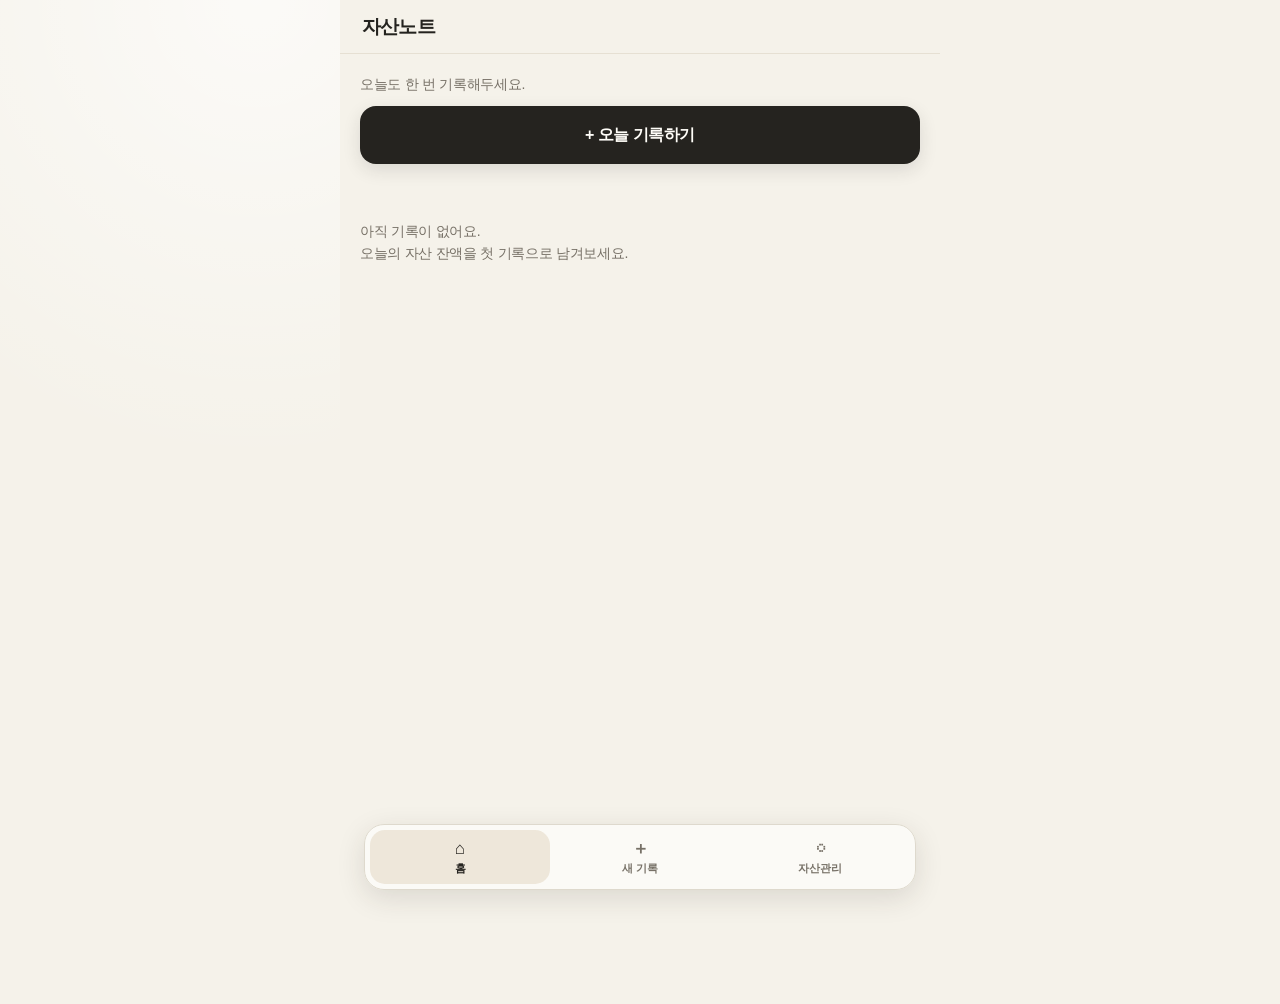
<file: index.html>
<!DOCTYPE html>
<html lang="ko">
<head>
<meta charset="UTF-8">
<meta name="viewport" content="width=device-width, initial-scale=1, viewport-fit=cover">
<title>자산노트</title>
<style>
 :root{
  color-scheme: light !important;
  --paper:#F5F2EA; --surface:#FBFAF6; --ink:#24231F; --ink-soft:#77736A;
  --line:#DED9CD; --save:#46624C; --spend:#8A5142; --accent:#8A7356; --card:#FBFAF6;
}
html{scroll-padding-top:env(safe-area-inset-top,0px);}
html,body{height:100%; background:#F5F2EA !important; color:#24231F !important;}
body{
  margin:0; background:#F5F2EA !important; color:#24231F !important;
  font-family:-apple-system,BlinkMacSystemFont,"Noto Sans KR","Apple SD Gothic Neo",sans-serif;
  font-feature-settings:"tnum" 1;
  -webkit-font-smoothing:antialiased;
}
.num{font-variant-numeric:tabular-nums;}
#app{width:100%; max-width:520px; margin:0 auto; padding:0 18px calc(104px + env(safe-area-inset-bottom,0px)); min-height:100dvh; background:#F5F2EA;}
header.top{
  padding:22px 0 10px; position:sticky; top:env(safe-area-inset-top,0px);
  background:var(--paper); z-index:5; border-bottom:1px solid var(--line);
}
header.top h1{font-size:17px; font-weight:600; margin:0; letter-spacing:.02em;}
.view{display:none; padding-top:18px;}
.view.active{display:block;}

/* HOME */
.year-label{font-size:13px; color:var(--ink-soft); margin-bottom:2px;}
.total-amt{font-size:30px; font-weight:700; line-height:1.15; letter-spacing:-.01em; margin-bottom:18px;}
.stat-row{display:flex; gap:10px; margin-bottom:18px;}
.stat-box{flex:1; border:1px solid var(--line); border-radius:5px; padding:13px 14px; background:var(--card); min-width:0;}
.stat-label{font-size:12px; color:var(--ink-soft); margin-bottom:6px;}
.stat-val{font-size:15px; font-weight:700; white-space:nowrap; overflow:hidden; text-overflow:ellipsis;}
.stat-val.pos{color:var(--save);} .stat-val.neg{color:var(--spend);}
.empty-note{color:var(--ink-soft); font-size:14px; padding:30px 0; line-height:1.6;}

.home-intro{margin:18px 0 12px;}
.home-title{font-size:14px;color:var(--ink-soft);margin-bottom:8px;}
.home-cta{width:100%;margin:0 0 22px;padding:17px 18px;border:0;background:#24231F;color:#FFFDF7;border-radius:14px;font:inherit;font-weight:800;font-size:16px;min-height:56px;box-shadow:0 5px 14px rgba(36,35,31,.10);}
.year-block{margin-top:26px;}
.year-heading{display:flex;align-items:baseline;justify-content:space-between;padding:0 2px 9px;border-bottom:2px solid var(--ink);}
.year-title{font-size:18px;font-weight:700;}
.year-save{font-size:14px;font-weight:700;}
.year-save.pos{color:var(--save)} .year-save.neg{color:var(--spend)}
.year-note{font-size:11px;color:var(--ink-soft);margin:7px 2px 10px;}
.segment{border-top:1px solid var(--line); padding:16px 0; cursor:pointer;}
.segment:last-child{border-bottom:1px solid var(--line);}
.seg-row{display:flex; justify-content:space-between; align-items:baseline;}
.seg-month{font-size:14px; color:var(--ink-soft); font-weight:500;}
.seg-days{font-size:11px;}
.seg-range{font-size:12px; color:var(--ink-soft); margin-top:3px;}
.seg-total{font-size:16px; font-weight:600;}
.seg-delta{font-size:21px; font-weight:700; margin-top:5px; letter-spacing:-.01em;}
.seg-delta.pos{color:var(--save);}
.seg-delta.neg{color:var(--spend);}
.seg-delta.muted{font-size:14px; font-weight:500; color:var(--ink-soft);}
.rec-delta.pos{color:var(--save); font-weight:600;}
.rec-delta.neg{color:var(--spend); font-weight:600;}
.rec-delta.muted{color:var(--ink-soft);}
.tag.progress{color:var(--accent); border:1px solid var(--accent); padding:1px 7px; border-radius:2px; font-size:11px; margin-left:4px;}
.seg-detail{margin-top:10px; padding-left:2px; display:none;}
.segment.open .seg-detail{display:block;}
.rec-row{display:flex; justify-content:space-between; padding:7px 0; font-size:13px; border-top:1px dashed var(--line);}
.rec-row .rec-date{color:var(--ink-soft);}
.rec-del{background:none; border:1px solid var(--line); color:var(--ink-soft); border-radius:3px; font-size:12px; padding:1px 7px; margin-left:8px;}
.edit-banner{font-size:13px; color:var(--accent); border:1px solid var(--line); border-radius:3px; padding:8px 12px; margin-bottom:14px; display:flex; justify-content:space-between; align-items:center;}
.rec-list-title{font-size:13px; color:var(--ink-soft); margin:34px 0 8px; padding-top:14px; border-top:1px solid var(--line);}
.saved-rec{border-bottom:1px dashed var(--line); padding-bottom:8px; margin-bottom:6px;}
.hint{font-size:12px; color:var(--ink-soft); line-height:1.5; margin-top:14px;}
.rec-memo{font-size:12px; color:var(--ink-soft); margin-top:2px;}
.rec-breakdown{font-size:12px; color:var(--ink-soft); margin-top:2px; line-height:1.5;}

/* FORM */
.field{margin-bottom:16px;}
.field label{display:block; font-size:12px; color:var(--ink-soft); margin-bottom:5px;}
input[type=text],input[type=date],textarea{
  width:100%; padding:11px 12px; border:1px solid var(--line); border-radius:3px;
  background:var(--card); color:var(--ink); font-family:inherit; font-size:15px;
}
input[type=text]{text-align:right;}
textarea{resize:vertical; min-height:54px; text-align:left;}
.asset-row{border:1px solid var(--line); border-radius:4px; padding:12px 14px; margin-bottom:10px; background:var(--card);}
.asset-row .name-line{display:flex; justify-content:space-between; align-items:center; margin-bottom:8px;}
.asset-row .name-line strong{font-size:14px; font-weight:600;}
.asset-row.composite .name-line{cursor:pointer;}
.chev{color:var(--ink-soft); font-size:12px;}
.sub-list{display:none; padding-top:6px; border-top:1px dashed var(--line); margin-top:6px;}
.sub-list.open{display:block;}
.sub-item-row{display:flex; align-items:center; gap:8px; margin-top:8px;}
.sub-item-row input[type=text]{flex:1;}
.sub-item-row .sname{width:96px; font-size:13px; color:var(--ink-soft); flex-shrink:0;}
.composite-sum{font-size:12px; color:var(--ink-soft); margin-top:6px; text-align:right;}
button{font-family:inherit; cursor:pointer;}
.btn-primary{
  width:100%; padding:14px; background:var(--ink); color:var(--paper);
  border:none; border-radius:4px; font-size:15px; font-weight:600; margin-top:8px;
}
.btn-ghost{
  width:100%; padding:12px; background:transparent; color:var(--ink-soft);
  border:1px dashed var(--line); border-radius:4px; font-size:13px; margin-bottom:18px;
}
.btn-link{background:none; border:none; color:var(--accent); font-size:13px; padding:4px 0;}

/* ASSETS */
.asset-manage-row{display:flex; justify-content:space-between; align-items:center; border-top:1px solid var(--line); padding:13px 0;}
.asset-manage-row:last-of-type{border-bottom:1px solid var(--line);}
.am-name{font-size:14px;}
.am-name.inactive{color:var(--ink-soft); text-decoration:line-through;}
.am-val{font-size:13px; color:var(--ink-soft); margin-top:2px;}
.am-actions{display:flex; gap:10px;}
.am-actions button{background:none; border:none; font-size:12px; color:var(--ink-soft); text-decoration:underline; padding:2px;}
.am-actions button.moveAssetBtn, .am-actions button.moveSubBtn{text-decoration:none; font-size:13px; padding:2px 4px;}
.am-actions button:disabled{opacity:.25;}
.sub-manage{padding-left:14px; border-left:2px solid var(--line); margin:6px 0 4px 4px;}

/* NAV */
nav.bottom{
  position:fixed; left:0; right:0; bottom:0; background:var(--paper);
  border-top:1px solid var(--line); display:flex; z-index:10;
  padding-bottom:env(safe-area-inset-bottom,0px);
}
nav.bottom button{
  flex:1; background:none; border:none; padding:13px 0 11px; font-size:13px;
  color:var(--ink-soft); font-family:inherit;
}
nav.bottom button.active{color:var(--ink); font-weight:600; border-top:2px solid var(--ink); margin-top:-1px;}

/* MODAL */
.overlay{
  position:fixed; inset:0; background:rgba(0,0,0,.45); display:none;
  align-items:flex-end; justify-content:center; z-index:50;
}
.overlay.show{display:flex;}
.modal{
  background:var(--paper); width:100%; max-width:520px; border-radius:14px 14px 0 0;
  padding:26px 22px calc(22px + env(safe-area-inset-bottom,0px));
}
.modal p{font-size:15px; line-height:1.6; margin:0 0 18px;}
.modal .mbtns{display:flex; flex-direction:column; gap:8px;}
.modal button{padding:13px; border-radius:4px; font-size:14px; border:1px solid var(--line); background:var(--card); color:var(--ink);}
.modal button.primary{background:var(--ink); color:var(--paper); border:none;}

/* ===== Mobile app redesign ===== */
:root{
  --paper:#F6F1E8;
  --ink:#25231F;
  --ink-soft:#777167;
  --line:#E3DCCE;
  --save:#56735B;
  --spend:#9A6252;
  --accent:#9A8060;
  --card:#FFFDF8;
  --soft:#EEE7DA;
}
html,body{background:var(--paper)!important;}
body{
  font-family:-apple-system,BlinkMacSystemFont,"Pretendard","Noto Sans KR","Apple SD Gothic Neo",sans-serif;
  font-size:15px;
  letter-spacing:-.02em;
  background:
    radial-gradient(circle at 20% 0%,rgba(255,255,255,.65),transparent 34%),
    var(--paper)!important;
}
#app{
  width:100%; max-width:560px; min-height:100dvh;
  padding:0 16px calc(104px + env(safe-area-inset-bottom,0px));
}
header.top{
  position:sticky; top:0; z-index:20;
  margin:0 -16px; padding:calc(14px + env(safe-area-inset-top,0px)) 18px 13px;
  background:rgba(246,241,232,.92); backdrop-filter:blur(14px); -webkit-backdrop-filter:blur(14px);
  border-bottom:1px solid rgba(227,220,206,.8);
}
header.top h1{font-size:19px;font-weight:800;letter-spacing:-.04em;}
.view{padding-top:20px;}

/* home */
.home-intro{margin:2px 0 26px;}
.home-title{font-size:14px;color:var(--ink-soft);margin:0 0 12px;}
.home-cta{
  min-height:58px; margin:0; padding:0 18px;
  border:0; border-radius:16px; background:var(--ink); color:#FFFDF8;
  box-shadow:0 6px 18px rgba(37,35,31,.12);
  font:inherit;font-weight:750;font-size:16px;letter-spacing:-.03em;
}
.year-block{
  margin:0 0 24px; padding:18px 16px 4px;
  background:rgba(255,253,248,.68); border:1px solid var(--line); border-radius:20px;
  box-shadow:0 3px 14px rgba(67,57,43,.045);
}
.year-heading{padding:0 2px 14px;border-bottom:0;}
.year-title{font-size:17px;font-weight:800;}
.year-save{font-size:13px;font-weight:750;padding:7px 10px;border-radius:999px;background:var(--soft);}
.year-save.pos{color:var(--save)} .year-save.neg{color:var(--spend)}
.year-note{font-size:11px;margin:-4px 2px 10px;color:var(--ink-soft);}
.segment{padding:16px 2px;border-top:1px solid var(--line);}
.segment:last-child{border-bottom:0;}
.seg-row{align-items:center;}
.seg-month{font-size:14px;font-weight:700;color:var(--ink);}
.seg-days{font-size:11px;color:var(--ink-soft);font-weight:500;}
.seg-total{font-size:13px;color:var(--ink-soft);font-weight:600;}
.seg-range{font-size:11px;color:var(--ink-soft);margin-top:5px;}
.seg-delta{font-size:19px;font-weight:800;margin-top:6px;}
.seg-delta.muted{font-size:13px;font-weight:600;}
.tag.progress{background:var(--soft);border:0;color:var(--accent);padding:3px 7px;border-radius:999px;font-size:10px;}
.seg-detail{padding-left:0;margin-top:12px;background:#F8F4EC;border-radius:12px;padding:8px 12px;}
.rec-row{padding:8px 0;font-size:12px;}

/* form */
.section-title{font-size:23px;font-weight:800;letter-spacing:-.05em;margin:2px 0 20px;}
.field{margin-bottom:18px;}
.field label{font-size:12px;font-weight:700;color:var(--ink-soft);margin:0 0 8px 2px;}
input[type=text],input[type=date],textarea{
  min-height:52px;padding:0 15px;border:1px solid var(--line);border-radius:14px;
  background:var(--card);font-size:16px;box-shadow:0 2px 7px rgba(67,57,43,.035);
}
textarea{padding:14px 15px;min-height:86px;}
.asset-row{
  border:1px solid var(--line);border-radius:17px;padding:15px;margin-bottom:10px;
  background:var(--card);box-shadow:0 2px 9px rgba(67,57,43,.035);
}
.asset-row .name-line{margin-bottom:10px;}
.asset-row .name-line strong{font-size:15px;font-weight:750;}
.asset-row>input[type=text]{width:100%;font-size:20px;font-weight:700;min-height:56px;}
.composite-sum{font-size:12px;margin-top:8px;}
.sub-item-row input[type=text]{min-height:48px;font-size:16px;}
.sub-item-row .sname{font-size:13px;width:88px;}
.btn-primary{
  min-height:58px;padding:0 16px;margin-top:8px;border-radius:16px;
  font-size:16px;font-weight:800;box-shadow:0 6px 18px rgba(37,35,31,.1);
}
.btn-ghost{min-height:48px;border-radius:14px;}
.edit-banner{border-radius:12px;background:var(--soft);border:0;padding:11px 13px;}
.rec-list-title{font-size:14px;font-weight:750;color:var(--ink);margin:34px 0 10px;padding-top:18px;}
.saved-rec{padding:10px 0;border-bottom:1px solid var(--line);}

/* asset management */
#view-assets .section-title{margin-bottom:8px;}
.asset-manage-row{padding:16px 4px;border-top:1px solid var(--line);}
.am-name{font-size:15px;font-weight:700;}
.am-val{font-size:12px;margin-top:4px;}
.am-actions{gap:7px;}
.am-actions button{padding:7px 8px;text-decoration:none;border-radius:9px;background:var(--soft);font-size:11px;}
.am-actions button.moveAssetBtn,.am-actions button.moveSubBtn{font-size:14px;padding:6px 7px;}

/* bottom nav */
nav.bottom{
  left:10px;right:10px;bottom:10px;
  max-width:540px;margin:auto;
  background:rgba(255,253,248,.94);border:1px solid var(--line);
  border-radius:20px;box-shadow:0 8px 28px rgba(48,42,34,.13);
  padding:5px 5px calc(5px + env(safe-area-inset-bottom,0px));
  backdrop-filter:blur(16px);-webkit-backdrop-filter:blur(16px);
}
nav.bottom button{
  min-height:54px;padding:7px 0 5px;border-radius:15px;font-size:11px;font-weight:650;
  color:var(--ink-soft);border:0;margin:0!important;
}
nav.bottom button::before{display:block;font-size:17px;line-height:18px;margin-bottom:3px;}
nav.bottom button[data-view="home"]::before{content:"⌂";}
nav.bottom button[data-view="new"]::before{content:"＋";}
nav.bottom button[data-view="assets"]::before{content:"◌";}
nav.bottom button.active{background:var(--soft);color:var(--ink);border:0;font-weight:800;}

/* modal / touch */
button,input,textarea{touch-action:manipulation;}
.overlay{background:rgba(35,31,25,.34);backdrop-filter:blur(3px);}
.modal{max-width:560px;border-radius:24px 24px 0 0;padding:26px 20px calc(20px + env(safe-area-inset-bottom,0px));box-shadow:0 -8px 30px rgba(35,31,25,.12);}
.modal p{font-size:16px;line-height:1.65;}
.modal button{min-height:52px;border-radius:14px;font-size:15px;}

@media (min-width:600px){
  #app{padding-left:20px;padding-right:20px;}
  header.top{margin:0 -20px;padding-left:22px;padding-right:22px;}
  nav.bottom{left:50%;right:auto;width:540px;transform:translateX(-50%);}
}


html,body,#app,header.top,.view,.stat-box,.record-card,.asset-card,.modal,.modal-inner,.bottom-nav{
  background-color:#F5F2EA !important; color:#24231F !important;
}
input,textarea,select,button{color-scheme:light !important;}
input,textarea,select{background:#FBFAF6 !important; color:#24231F !important; border-color:#DED9CD !important;}
nav.bottom{background:rgba(251,250,246,.98) !important; color:#24231F !important; border-color:#DED9CD !important;}
@media (prefers-color-scheme: dark){
  html,body,#app{background:#F5F2EA !important; color:#24231F !important;}
  input,textarea,select{background:#FBFAF6 !important; color:#24231F !important;}
}
</style>
</head>
<body>
<div id="app">
  <header class="top"><h1>자산노트</h1></header>

  <div class="view active" id="view-home"></div>
  <div class="view" id="view-new"></div>
  <div class="view" id="view-assets"></div>
</div>

<nav class="bottom">
  <button data-view="home" class="active">홈</button>
  <button data-view="new">새 기록</button>
  <button data-view="assets">자산관리</button>
</nav>

<div class="overlay" id="overlay">
  <div class="modal" id="modalBody"></div>
</div>

<script>
/* ---------- storage ---------- */
const LS_A='an_assets', LS_S='an_snapshots';
function loadAssets(){ try{return JSON.parse(localStorage.getItem(LS_A))||[];}catch(e){return [];} }
function loadSnaps(){ try{return JSON.parse(localStorage.getItem(LS_S))||[];}catch(e){return [];} }
function saveAssets(a){ localStorage.setItem(LS_A, JSON.stringify(a)); }
function saveSnaps(s){ localStorage.setItem(LS_S, JSON.stringify(s)); }
let assets = loadAssets();
let snaps = loadSnaps();
let _uidCounter=0;
function uid(){ return Date.now().toString(36)+'_'+(_uidCounter++).toString(36)+'_'+Math.random().toString(36).slice(2,7); }
function todayStr(){ const d=new Date(); return d.toISOString().slice(0,10); }
function fmt(n){ if(n===undefined||n===null||isNaN(n)) return '0'; return Math.round(n).toLocaleString('ko-KR'); }
function parseNum(s){ if(s===''||s===undefined||s===null) return undefined; const v=Number(String(s).replace(/,/g,'')); return isNaN(v)?undefined:v; }

/* ---------- resolved history & calc ---------- */
function sortedSnaps(){
  return [...snaps].sort((a,b)=> a.date===b.date ? (a._ord-b._ord) : a.date.localeCompare(b.date));
}
snaps.forEach((s,i)=>{ if(s._ord===undefined) s._ord=i; });

function buildHistory(){
  const ss = sortedSnaps();
  const resolved = {};      // assetId -> value
  const resolvedSub = {};   // assetId -> {subId: value}
  const firstTracked = {};  // assetId -> snapshotId
  const firstTrackedSub = {}; // assetId -> {subId: snapshotId}
  const hist = [];
  for(const snap of ss){
    for(const asset of assets){
      if(asset.composite){
        resolvedSub[asset.id] = resolvedSub[asset.id] || {};
        firstTrackedSub[asset.id] = firstTrackedSub[asset.id] || {};
        const se = snap.subEntries && snap.subEntries[asset.id];
        if(se){
          for(const subId in se){
            if(resolvedSub[asset.id][subId]===undefined) firstTrackedSub[asset.id][subId]=snap.id;
            resolvedSub[asset.id][subId] = se[subId];
          }
        }
      } else {
        const v = snap.entries && snap.entries[asset.id];
        if(v!==undefined){
          if(resolved[asset.id]===undefined) firstTracked[asset.id]=snap.id;
          resolved[asset.id]=v;
        }
      }
    }
    let total=0;
    for(const asset of assets){
      if(asset.composite){
        const subs = resolvedSub[asset.id]||{};
        for(const si of asset.subItems){
          if(subs[si.id]!==undefined) total+=subs[si.id];
        }
      } else if(resolved[asset.id]!==undefined){
        total += resolved[asset.id];
      }
    }
    hist.push({
      snap, total,
      resolved: JSON.parse(JSON.stringify(resolved)),
      resolvedSub: JSON.parse(JSON.stringify(resolvedSub))
    });
  }
  return { hist, firstTracked, firstTrackedSub };
}

// raw adjusted delta between two consecutive-in-list history points (excludes first-tracked contributions)
function rawDelta(h1, h2, firstTracked, firstTrackedSub){
  let delta=0;
  for(const asset of assets){
    if(asset.composite){
      for(const si of asset.subItems){
        if(firstTrackedSub[asset.id] && firstTrackedSub[asset.id][si.id]===h2.snap.id) continue;
        const v1 = (h1.resolvedSub[asset.id]||{})[si.id];
        const v2 = (h2.resolvedSub[asset.id]||{})[si.id];
        if(v2===undefined) continue;
        delta += v2 - (v1===undefined?v2:v1);
      }
    } else {
      if(firstTracked[asset.id]===h2.snap.id) continue;
      const v1 = h1.resolved[asset.id];
      const v2 = h2.resolved[asset.id];
      if(v2===undefined) continue;
      delta += v2 - (v1===undefined?v2:v1);
    }
  }
  return delta;
}

// interval result list: [{from,to,raw,isTransfer,adjusted}]
function buildIntervals(){
  const {hist, firstTracked, firstTrackedSub} = buildHistory();
  const intervals=[];
  for(let i=1;i<hist.length;i++){
    const raw = rawDelta(hist[i-1], hist[i], firstTracked, firstTrackedSub);
    const isTransfer = !!(hist[i].snap.transferAmount);
    intervals.push({from:hist[i-1], to:hist[i], raw, isTransfer, adjusted: isTransfer?0:raw});
  }
  return {hist, intervals};
}

function computeThreshold(intervals){
  const nonTransfer = intervals.filter(iv=>!iv.isTransfer);
  const last3 = nonTransfer.slice(-3);
  if(last3.length===0) return 300000;
  const avg = last3.reduce((s,iv)=>s+Math.abs(iv.raw),0)/last3.length;
  return avg*2.5;
}

/* ---------- 30-day nearest-greedy segmentation ---------- */
function daysBetween(a,b){ return Math.round((new Date(b)-new Date(a))/86400000); }

function buildSegments(){
  const {hist, intervals} = buildIntervals();
  if(hist.length===0) return [];
  const segments=[];
  let boundaryIdx = 0; // index into hist
  let i = 1;
  while(i < hist.length){
    const days = daysBetween(hist[boundaryIdx].snap.date, hist[i].snap.date);
    if(days > 30){
      let confirmIdx;
      if(i===boundaryIdx+1){
        confirmIdx = i; // only one record and it's already >30 days
      } else {
        const prevIdx = i-1; // last one <=30days
        const prevDays = daysBetween(hist[boundaryIdx].snap.date, hist[prevIdx].snap.date);
        confirmIdx = (30-prevDays) <= (days-30) ? prevIdx : i;
      }
      segments.push(makeSegment(hist, intervals, boundaryIdx, confirmIdx, false));
      boundaryIdx = confirmIdx;
      i = boundaryIdx+1;
    } else {
      i++;
    }
  }
  if(boundaryIdx < hist.length-1){
    segments.push(makeSegment(hist, intervals, boundaryIdx, hist.length-1, true));
  } else if(segments.length===0 && hist.length===1){
    segments.push(makeSegment(hist, intervals, 0, 0, true));
  }
  // 추적 시작점(가장 첫 기록)은 비교할 이전 달이 없으므로, 압축된 첫 구간 안에 숨기지 않고
  // 별도의 단독 항목으로도 보여준다 (저축/지출 표시는 없음).
  if(segments.length>0 && segments[0].startIdx===0 && segments[0].endIdx>0){
    segments.unshift(makeSegment(hist, intervals, 0, 0, false));
  }
  return segments;
}

function makeSegment(hist, intervals, startIdx, endIdx, inProgress){
  const startSnap = hist[startIdx].snap;
  const endSnap = hist[endIdx].snap;
  const inner = intervals.slice(startIdx, endIdx); // intervals strictly inside+ending at endIdx, excluding startIdx->startIdx+1 handled by slice start
  // intervals array index j corresponds to hist[j] -> hist[j+1]; we want intervals from startIdx..endIdx-1 (each hist[j+1] within (startIdx,endIdx])
  const segIntervals = intervals.slice(startIdx, endIdx);
  let sum=0, anyTransfer=false, allTransfer=segIntervals.length>0;
  for(const iv of segIntervals){
    sum += iv.adjusted;
    if(iv.isTransfer) anyTransfer=true; else allTransfer=false;
  }
  const label = monthLabelOf(endSnap.date);
  const spanDays = daysBetween(startSnap.date, endSnap.date);
  return {
    startIdx, endIdx, startSnap, endSnap,
    total: hist[endIdx].total,
    startTotal: hist[startIdx].total,
    delta: sum,
    isSave: sum>=0,
    neutral: segIntervals.length===0 || allTransfer,
    inProgress, label, spanDays,
    records: hist.slice(startIdx, endIdx+1),
    intervals: segIntervals
  };
}
function monthLabelOf(dateStr){ return (Number(dateStr.slice(5,7)))+'월'; }

/* ---------- generic modal helpers (native prompt/confirm are blocked in this sandbox) ---------- */
const MODAL_INPUT_STYLE = "width:100%;padding:11px 12px;border:1px solid var(--line);border-radius:3px;background:var(--card);color:var(--ink);font-family:inherit;font-size:15px;margin-bottom:14px;text-align:left;";
function openModal(html){
  document.getElementById('modalBody').innerHTML = html;
  document.getElementById('overlay').classList.add('show');
}
function closeModal(){ document.getElementById('overlay').classList.remove('show'); }

function promptTextModal(title, onSubmit){
  openModal(`
    <p>${title}</p>
    <input type="text" id="promptInput" style="${MODAL_INPUT_STYLE}" placeholder="이름 입력">
    <div class="mbtns">
      <button class="primary" id="promptOk">추가</button>
      <button id="promptCancel">취소</button>
    </div>
  `);
  const inp = document.getElementById('promptInput');
  inp.focus();
  const submit = ()=>{
    const v = inp.value.trim();
    closeModal();
    if(v) onSubmit(v);
  };
  document.getElementById('promptOk').addEventListener('click', submit);
  inp.addEventListener('keydown', e=>{ if(e.key==='Enter') submit(); });
  document.getElementById('promptCancel').addEventListener('click', closeModal);
}

function confirmModal(message, onYes){
  openModal(`
    <p>${message}</p>
    <div class="mbtns">
      <button class="primary" id="confirmYes">확인</button>
      <button id="confirmNo">취소</button>
    </div>
  `);
  document.getElementById('confirmYes').addEventListener('click', ()=>{ closeModal(); onYes(); });
  document.getElementById('confirmNo').addEventListener('click', closeModal);
}

function addAssetModal(){
  openModal(`
    <p>자산 이름을 입력하세요.</p>
    <input type="text" id="assetNameInput" style="${MODAL_INPUT_STYLE}" placeholder="예: 국민은행, 지역화폐 및 현금">
    <div class="mbtns">
      <button class="primary" id="addSimpleBtn">단일 자산으로 추가</button>
      <button id="addCompositeBtn">복합 자산으로 추가 (하위 항목 여러 개)</button>
    </div>
  `);
  const inp = document.getElementById('assetNameInput');
  inp.focus();
  const submit = (composite)=>{
    const name = inp.value.trim();
    if(!name) return;
    closeModal();
    assets.push({ id:uid(), name, active:true, composite, subItems: composite? [] : undefined });
    saveAssets(assets);
    renderAssets();
  };
  document.getElementById('addSimpleBtn').addEventListener('click', ()=>submit(false));
  document.getElementById('addCompositeBtn').addEventListener('click', ()=>submit(true));
  inp.addEventListener('keydown', e=>{ if(e.key==='Enter') submit(false); });
}

/* ---------- view routing ---------- */
let currentView='home';
let openSegKey=null; // 열려있는 구간의 endSnap.id (배열 인덱스 대신 안정적인 키 사용)
function switchView(v){
  currentView=v;
  document.querySelectorAll('.view').forEach(el=>el.classList.remove('active'));
  document.getElementById('view-'+v).classList.add('active');
  document.querySelectorAll('nav.bottom button').forEach(b=>b.classList.toggle('active', b.dataset.view===v));
  render();
}
function requestSwitchView(v){
  if(currentView==='new' && v!=='new' && typeof isDirty==='function' && isDirty()){
    openModal(`
      <p>입력한 내용이 있어요. 나갈까요?</p>
      <div class="mbtns">
        <button class="primary" id="leaveKeep">임시저장하고 나가기</button>
        <button id="leaveDiscard">저장 없이 나가기</button>
        <button id="leaveCancel">취소 (계속 입력)</button>
      </div>`);
    document.getElementById('leaveKeep').addEventListener('click', ()=>{ saveDraft(); closeModal(); switchView(v); });
    document.getElementById('leaveDiscard').addEventListener('click', ()=>{ try{localStorage.removeItem(LS_D);}catch(e){} closeModal(); switchView(v); });
    document.getElementById('leaveCancel').addEventListener('click', closeModal);
    return;
  }
  switchView(v);
}
document.querySelectorAll('nav.bottom button').forEach(b=>b.addEventListener('click',()=>requestSwitchView(b.dataset.view)));

function render(){
  if(currentView==='home') renderHome();
  else if(currentView==='new') renderNew();
  else if(currentView==='assets') renderAssets();
}

/* ---------- HOME ---------- */
function renderHome(){
  const el = document.getElementById('view-home');
  const segs = buildSegments();
  const year = new Date().getFullYear();
  const latest = segs[segs.length-1];
  const {intervals} = buildIntervals();
  const yearNet = intervals.filter(iv=>!iv.isTransfer && Number(iv.to.snap.date.slice(0,4))===year)
    .reduce((s,iv)=>s+iv.adjusted,0);
  let prevYearTotal=null;
  for(const h of buildHistory().hist){ if(Number(h.snap.date.slice(0,4))<year) prevYearTotal=h.total; }
  const yearCls = yearNet>=0?'pos':'neg';
  const yearSign = yearNet>=0?'+':'-';
  let html = `
    <div class="home-intro">
      <div class="home-title">오늘도 한 번 기록해두세요.</div>
      <button class="home-cta" id="homeRecordBtn">+ 오늘 기록하기</button>
    </div>
  `;
  if(segs.length===0){
    html += `<div class="empty-note">아직 기록이 없어요.<br>오늘의 자산 잔액을 첫 기록으로 남겨보세요.</div>`;
    el.innerHTML = html;
    const homeRecordBtn=document.getElementById('homeRecordBtn');
    if(homeRecordBtn) homeRecordBtn.addEventListener('click',()=>switchView('new'));
    return;
  }
  const years = [...new Set(segs.map(x=>Number(x.endSnap.date.slice(0,4))))].sort((a,b)=>b-a);
    years.forEach(y=>{
    const ySegs = segs.filter(x=>Number(x.endSnap.date.slice(0,4))===y).reverse();
    const yNet = intervals.filter(iv=>!iv.isTransfer && Number(iv.to.snap.date.slice(0,4))===y && Number(iv.from.snap.date.slice(0,4))===y)
      .reduce((sum,iv)=>sum+iv.adjusted,0);
    const yCls=yNet>=0?'pos':'neg', ySign=yNet>=0?'+':'-';
    html += `<div class="year-block">
      <div class="year-heading"><span class="year-title">${y}년</span><span class="year-save num ${yCls}">올해 누적 ${ySign}${fmt(Math.abs(yNet))}원</span></div>
      <div class="year-note">한 해의 기록은 여기 남고, 새해 기록은 위에 이어져요.</div>`;
    ySegs.forEach((s)=>{
      const isFirst = s.startIdx===0 && s.intervals.length===0;
      let deltaLine = '';
      if(isFirst) deltaLine = `<div class="seg-delta muted">첫 기록</div>`;
      else if(s.neutral) deltaLine = `<div class="seg-delta muted">계좌 이동 ${fmt(Math.abs(s.delta))}원</div>`;
      else if(s.delta>=0) deltaLine = `<div class="seg-delta pos num">+${fmt(s.delta)}원</div>`;
      else deltaLine = `<div class="seg-delta neg num">-${fmt(Math.abs(s.delta))}원</div>`;
      const progressTag = s.inProgress ? `<span class="tag progress">진행중</span>` : '';
      const daysTag = s.spanDays>45 ? ` · ${s.spanDays}일` : '';
      const rangeLine = s.records.length>1 ? `<div class="seg-range">${s.startSnap.date.slice(5).replace('-','/')} ${fmt(s.startTotal)}원 → ${s.endSnap.date.slice(5).replace('-','/')} ${fmt(s.total)}원</div>` : '';
      html += `<div class="segment${openSegKey===s.endSnap.id?' open':''}" data-key="${s.endSnap.id}">
        <div class="seg-row"><div class="seg-month">${s.label}<span class="seg-days">${daysTag}</span> ${progressTag}</div><div class="seg-total num">${fmt(s.total)}원</div></div>
        ${rangeLine}${deltaLine}<div class="seg-detail">${renderSegDetail(s)}</div>
      </div>`;
    });
    html += `</div>`;
  });
  el.innerHTML = html;
  const homeRecordBtn=document.getElementById('homeRecordBtn'); if(homeRecordBtn) homeRecordBtn.addEventListener('click',()=>switchView('new'));
  el.querySelectorAll('.segment').forEach(seg=>{
    seg.addEventListener('click', (e)=>{
      if(e.target.closest('.seg-detail')) return;
      const key = seg.dataset.key;
      openSegKey = (openSegKey===key) ? null : key;
      renderHome();
    });
  });
  el.querySelectorAll('.rec-del').forEach(b=>b.addEventListener('click', e=>{ e.stopPropagation(); deleteRecord(b.dataset.id); }));
}

function renderSegDetail(s){
  let html='';
  for(let i=0;i<s.records.length;i++){
    const r = s.records[i];
    html += `<div class="rec-row"><span class="rec-date">${r.snap.date}</span><span class="num">${fmt(r.total)}원 <button class="rec-del" data-id="${r.snap.id}" aria-label="삭제">✕</button></span></div>`;
    if(r.snap.memo) html += `<div class="rec-memo">${escapeHtml(r.snap.memo)}</div>`;
    if(i>0){
      const iv = s.intervals[i-1];
      if(iv){
        let t;
        if(iv.isTransfer){
          t = `<span class="rec-delta muted">계좌 이동 ${fmt(Math.abs(iv.raw))}원</span>`;
        } else if(iv.adjusted>=0){
          t = `<span class="rec-delta pos">+${fmt(iv.adjusted)}원</span>`;
        } else {
          t = `<span class="rec-delta neg">-${fmt(Math.abs(iv.adjusted))}원</span>`;
        }
        html += `<div class="rec-memo">↳ ${t}</div>`;
      }
    }
  }
  return html;
}
function escapeHtml(s){ return s.replace(/[&<>"']/g, c=>({'&':'&amp;','<':'&lt;','>':'&gt;','"':'&quot;',"'":'&#39;'}[c])); }

/* ---------- shared helpers ---------- */
function breakdownParts(h){
  const parts=[];
  assets.forEach(a=>{
    if(a.composite){
      let sum=0, any=false;
      a.subItems.forEach(si=>{ const v=(h.resolvedSub[a.id]||{})[si.id]; if(v!==undefined){ sum+=v; any=true; } });
      if(any) parts.push(`${escapeHtml(a.name)} ${fmt(sum)}원`);
    } else {
      const v=h.resolved[a.id];
      if(v!==undefined) parts.push(`${escapeHtml(a.name)} ${fmt(v)}원`);
    }
  });
  return parts;
}
function infoModal(msg){
  openModal(`<p>${msg}</p><div class="mbtns"><button class="primary" id="infoOk">확인</button></div>`);
  document.getElementById('infoOk').addEventListener('click', closeModal);
}
function deleteRecord(id){
  const s=snaps.find(x=>x.id===id); if(!s) return;
  const h=buildHistory().hist.find(x=>x.snap.id===id);
  confirmModal(`${s.date} 기록(총액 ${fmt(h?h.total:0)}원)을 삭제할까요?<br>삭제하면 되돌릴 수 없어요.`, ()=>{
    snaps=snaps.filter(x=>x.id!==id); saveSnaps(snaps);
    if(editingId===id) resetForm();
    render();
  });
}
function assetHasRecords(id){
  return snaps.some(s=>(s.entries&&s.entries[id]!==undefined)||(s.subEntries&&s.subEntries[id]&&Object.keys(s.subEntries[id]).length>0));
}
function subHasRecords(aid,sid){
  return snaps.some(s=>s.subEntries&&s.subEntries[aid]&&s.subEntries[aid][sid]!==undefined);
}
function showRaw(raw){ return (raw===undefined||raw==='') ? '' : fmt(Number(raw)); }

/* ---------- NEW RECORD ---------- */
const LS_D='an_draft';
let newDate = todayStr();
let lastDate = newDate;
let newInputs = {};    // assetId -> raw digits typed
let newSubInputs = {}; // assetId -> {subId: raw digits}
let newMemo = '';
let editingId = null;  // 수정 중인 기록 id
let openComposite = null;

function isDirty(){
  if(newMemo.trim()!=='') return true;
  if(Object.values(newInputs).some(v=>v!=='')) return true;
  return Object.values(newSubInputs).some(o=>Object.values(o).some(v=>v!==''));
}
function saveDraft(){
  try{
    if(isDirty()||editingId) localStorage.setItem(LS_D, JSON.stringify({newDate,newInputs,newSubInputs,newMemo,editingId}));
    else localStorage.removeItem(LS_D);
  }catch(e){}
}
function loadDraft(){
  try{
    const d=JSON.parse(localStorage.getItem(LS_D)||'null');
    if(!d) return;
    newDate=d.newDate||todayStr(); newInputs=d.newInputs||{}; newSubInputs=d.newSubInputs||{}; newMemo=d.newMemo||'';
    editingId=(d.editingId && snaps.some(s=>s.id===d.editingId)) ? d.editingId : null;
    lastDate=newDate;
  }catch(e){}
}
function resetForm(){
  newInputs={}; newSubInputs={}; newMemo=''; editingId=null; openComposite=null;
  newDate=todayStr(); lastDate=newDate;
  try{ localStorage.removeItem(LS_D); }catch(e){}
}
loadDraft();

// 선택한 날짜 바로 앞 기록의 상태 (placeholder 기준)
function baselineHist(){
  const {hist}=buildHistory();
  let b=null;
  for(const h of hist){ if(h.snap.date<newDate && h.snap.id!==editingId) b=h; }
  return b;
}
function lastValueFor(assetId){ const b=baselineHist(); return b? b.resolved[assetId] : undefined; }
function lastSubValueFor(assetId, subId){
  const b=baselineHist(); if(!b) return undefined;
  const s=b.resolvedSub[assetId]; return s? s[subId] : undefined;
}
function compositeSum(a){
  let sum=0;
  a.subItems.forEach(si=>{
    const raw=(newSubInputs[a.id]||{})[si.id];
    const v=(raw!==undefined && raw!=='') ? Number(raw) : lastSubValueFor(a.id, si.id);
    if(v!==undefined) sum+=v;
  });
  return sum;
}
function updateCompositeSum(assetId){
  const a=assets.find(x=>x.id===assetId); if(!a) return;
  const elSum=document.querySelector(`[data-sum-for="${assetId}"]`);
  if(elSum) elSum.textContent=`합계 ${fmt(compositeSum(a))}원`;
}

function loadForEdit(id){
  const s=snaps.find(x=>x.id===id); if(!s) return;
  editingId=id; newDate=s.date; lastDate=s.date; newMemo=s.memo||'';
  newInputs={}; newSubInputs={};
  for(const k in (s.entries||{})) newInputs[k]=String(s.entries[k]);
  for(const k in (s.subEntries||{})){ newSubInputs[k]={}; for(const j in s.subEntries[k]) newSubInputs[k][j]=String(s.subEntries[k][j]); }
  openComposite=null; saveDraft();
}

function onDateChange(val){
  if(!val){ renderNew(); return; }
  const ex=snaps.find(s=>s.date===val && s.id!==editingId);
  if(ex){
    const [,m,d]=val.split('-');
    openModal(`<p>${Number(m)}/${Number(d)}에 이미 기록한 내용이 있어요.<br>불러와서 수정할까요?</p>
      <div class="mbtns"><button class="primary" id="ldYes">불러와서 수정</button><button id="ldNo">취소</button></div>`);
    document.getElementById('ldYes').addEventListener('click',()=>{ closeModal(); loadForEdit(ex.id); renderNew(); });
    document.getElementById('ldNo').addEventListener('click',()=>{ closeModal(); newDate=lastDate; renderNew(); });
    return;
  }
  newDate=val; lastDate=val; saveDraft(); renderNew();
}

function renderNew(){
  const el=document.getElementById('view-new');
  const activeAssets=assets.filter(a=>a.active);
  const editing=editingId ? snaps.find(s=>s.id===editingId) : null;
  let html='';
  if(editing) html+=`<div class="edit-banner"><span>${editing.date} 기록 수정 중</span><button class="btn-link" id="cancelEdit">취소</button></div>`;
  else if(isDirty()) html+=`<div class="edit-banner"><span>입력 중 · 자동 임시저장됨</span><button class="btn-link" id="clearDraft">지우기</button></div>`;
  html+=`<div class="section-title">오늘의 자산</div><div class="field"><label>날짜</label><input type="date" id="newDate" value="${newDate}"></div>`;
  if(activeAssets.length===0) html+=`<div class="empty-note">등록된 자산이 없어요. "자산관리"에서 먼저 자산을 추가해주세요.</div>`;
  activeAssets.forEach(a=>{
    if(a.composite){
      const subActive=a.subItems.filter(s=>s.active);
      html+=`<div class="asset-row composite" data-id="${a.id}">
        <div class="name-line composite-toggle" data-id="${a.id}"><strong>${escapeHtml(a.name)}</strong><span class="chev">${openComposite===a.id?'▲':'▼'}</span></div>
        <div class="composite-sum num" data-sum-for="${a.id}">합계 ${fmt(compositeSum(a))}원</div>
        <div class="sub-list${openComposite===a.id?' open':''}">
          ${subActive.map(si=>{
            const last=lastSubValueFor(a.id, si.id);
            const raw=(newSubInputs[a.id]||{})[si.id];
            return `<div class="sub-item-row"><span class="sname">${escapeHtml(si.name)}</span>
              <input type="text" inputmode="numeric" class="subInput" data-asset="${a.id}" data-sub="${si.id}" placeholder="${last!==undefined?fmt(last):'0'}" value="${showRaw(raw)}"></div>`;
          }).join('')}
          <button type="button" class="btn-link addSubBtn" data-asset="${a.id}">+ 하위 항목 추가</button>
        </div></div>`;
    } else {
      const last=lastValueFor(a.id);
      html+=`<div class="asset-row" data-id="${a.id}"><div class="name-line"><strong>${escapeHtml(a.name)}</strong></div>
        <input type="text" inputmode="numeric" class="assetInput" data-asset="${a.id}" placeholder="${last!==undefined?fmt(last):'0'}" value="${showRaw(newInputs[a.id])}"></div>`;
    }
  });
  html+=`<div class="field" style="margin-top:16px;"><label>메모 (선택)</label><textarea id="newMemo" placeholder="자유롭게 적어두세요">${escapeHtml(newMemo)}</textarea></div>
    <button class="btn-primary" id="saveBtn" ${activeAssets.length===0?'disabled':''}>${editing?'수정 저장':'저장'}</button>`;

  const {hist}=buildHistory();
  html+=`<div class="rec-list-title">기록한 내용</div>`;
  if(!hist.length) html+=`<div class="hint" style="margin-top:0">아직 기록한 내용이 없어요.</div>`;
  [...hist].reverse().forEach(h=>{
    const parts=breakdownParts(h);
    html+=`<div class="saved-rec"><div class="rec-row" style="border-top:none"><span class="rec-date">${h.snap.date}</span>
      <span class="num">${fmt(h.total)}원 <button class="rec-del" data-id="${h.snap.id}" aria-label="삭제">✕</button></span></div>
      ${parts.length?`<div class="rec-breakdown">${parts.join(' · ')}</div>`:''}
      <button class="btn-link editRecBtn" data-id="${h.snap.id}">수정</button></div>`;
  });
  el.innerHTML=html;

  document.getElementById('newDate').addEventListener('change', e=>onDateChange(e.target.value));
  document.getElementById('newMemo').addEventListener('input', e=>{ newMemo=e.target.value; saveDraft(); });
  const cancel=()=>{ resetForm(); renderNew(); };
  const ce=document.getElementById('cancelEdit'); if(ce) ce.addEventListener('click', cancel);
  const cd=document.getElementById('clearDraft'); if(cd) cd.addEventListener('click', cancel);
  el.querySelectorAll('.assetInput').forEach(inp=>inp.addEventListener('input', e=>{
    const raw=e.target.value.replace(/[^\d]/g,'');
    newInputs[e.target.dataset.asset]=raw;
    e.target.value=showRaw(raw); saveDraft();
  }));
  el.querySelectorAll('.subInput').forEach(inp=>inp.addEventListener('input', e=>{
    const raw=e.target.value.replace(/[^\d]/g,'');
    const aid=e.target.dataset.asset, sid=e.target.dataset.sub;
    newSubInputs[aid]=newSubInputs[aid]||{}; newSubInputs[aid][sid]=raw;
    e.target.value=showRaw(raw); updateCompositeSum(aid); saveDraft();
  }));
  el.querySelectorAll('.composite-toggle').forEach(t=>t.addEventListener('click', ()=>{
    openComposite=(openComposite===t.dataset.id)?null:t.dataset.id; renderNew();
  }));
  el.querySelectorAll('.addSubBtn').forEach(b=>b.addEventListener('click', ()=>{
    const asset=assets.find(a=>a.id===b.dataset.asset);
    promptTextModal('하위 항목 이름을 입력하세요', name=>{
      asset.subItems.push({id:uid(), name, active:true}); saveAssets(assets); renderNew();
    });
  }));
  el.querySelectorAll('.editRecBtn').forEach(b=>b.addEventListener('click', ()=>{ loadForEdit(b.dataset.id); renderNew(); window.scrollTo(0,0); }));
  el.querySelectorAll('.rec-del').forEach(b=>b.addEventListener('click', ()=>deleteRecord(b.dataset.id)));
  const saveBtn=document.getElementById('saveBtn');
  if(saveBtn) saveBtn.addEventListener('click', attemptSave);
}

function attemptSave(){
  const entries={}, subEntries={};
  assets.forEach(a=>{
    if(a.composite){
      const raws=newSubInputs[a.id]||{}; const se={};
      a.subItems.forEach(si=>{ const r=raws[si.id]; if(r!==undefined && r!=='') se[si.id]=Number(r); });
      if(Object.keys(se).length) subEntries[a.id]=se;
    } else {
      const r=newInputs[a.id]; if(r!==undefined && r!=='') entries[a.id]=Number(r);
    }
  });
  const target=editingId ? snaps.find(s=>s.id===editingId) : null;
  if(!target){
    const ex=snaps.find(s=>s.date===newDate);
    if(ex){
      confirmModal(`${newDate}에 이미 기록이 있어요.<br>입력한 항목만 바꾸고 나머지는 기존 값을 유지할까요?`, ()=>{
        for(const k in (ex.entries||{})) if(entries[k]===undefined) entries[k]=ex.entries[k];
        for(const k in (ex.subEntries||{})) subEntries[k]=Object.assign({}, ex.subEntries[k], subEntries[k]||{});
        proceedSave(ex, entries, subEntries, newMemo.trim()?newMemo:ex.memo);
      });
      return;
    }
  }
  proceedSave(target, entries, subEntries, newMemo);
}

function proceedSave(target, entries, subEntries, memo){
  const nextOrd=Math.max(-1,...snaps.map(s=>s._ord||0))+1;
  const candidate={ id:target?target.id:uid(), _ord:target?target._ord:nextOrd, date:newDate, entries, subEntries, memo:memo||'', transferAmount:0 };
  const backup=snaps;
  snaps=target ? snaps.map(s=>s.id===candidate.id?candidate:s) : [...snaps,candidate];
  let intervals;
  try{ intervals=buildIntervals().intervals; } finally { snaps=backup; }
  const k=intervals.findIndex(iv=>iv.to.snap.id===candidate.id);
  if(k<0){ finalizeSave(candidate,0,target); return; }
  const iv=intervals[k];
  const threshold=computeThreshold(intervals.slice(0,k));
  if(iv.raw!==0 && Math.abs(iv.raw)>threshold) showTransferModal(candidate, iv.raw, target);
  else finalizeSave(candidate,0,target);
}

function showTransferModal(candidate, rawDeltaVal, target){
  const isDecrease=rawDeltaVal<0;
  const amt=fmt(Math.abs(rawDeltaVal));
  openModal(isDecrease ? `
    <p>지난 기록보다 총액이 <b class="num">${amt}원</b> 줄었어요.</p>
    <div class="mbtns"><button class="primary" id="btnN">쓴 돈이에요</button><button id="btnT">다른 곳으로 옮긴 돈이에요</button></div>` : `
    <p>총액이 <b class="num">${amt}원</b> 늘었어요.</p>
    <div class="mbtns"><button class="primary" id="btnN">들어온 돈이에요</button><button id="btnT">다른 곳에서 옮겨온 돈이에요</button></div>`);
  document.getElementById('btnN').addEventListener('click', ()=>{ closeModal(); finalizeSave(candidate,0,target); });
  document.getElementById('btnT').addEventListener('click', ()=>{ closeModal(); finalizeSave(candidate,rawDeltaVal,target); });
}

function finalizeSave(candidate, transferAmount, target){
  candidate.transferAmount=transferAmount;
  if(target) snaps=snaps.map(s=>s.id===candidate.id?candidate:s); else snaps.push(candidate);
  saveSnaps(snaps);
  resetForm();
  openSegKey=null;
  switchView('home');
}

/* ---------- ASSETS ---------- */
let openAssetSub=null;
function renderAssets(){
  const el=document.getElementById('view-assets');
  let html=`<button class="btn-ghost" id="addAssetBtn" style="margin-top:16px;">+ 자산 추가</button>`;
  const {hist}=buildHistory();
  const latest=hist.length? hist[hist.length-1] : null;
  assets.forEach((a,ai)=>{
    let curVal;
    if(a.composite){
      const subs=latest? (latest.resolvedSub[a.id]||{}) : {};
      let sum=0; a.subItems.forEach(si=>{ if(subs[si.id]!==undefined) sum+=subs[si.id]; });
      curVal=fmt(sum)+'원';
    } else {
      const v=latest? latest.resolved[a.id] : undefined;
      curVal=v!==undefined ? fmt(v)+'원' : '미입력';
    }
    html+=`<div class="asset-manage-row"><div>
        <div class="am-name${a.active?'':' inactive'}">${escapeHtml(a.name)}${a.composite?' (복합)':''}${a.active?'':' · 비활성'}</div>
        <div class="am-val">${curVal}</div></div>
      <div class="am-actions">
        <button class="moveAssetBtn" data-id="${a.id}" data-dir="-1" ${ai===0?'disabled':''}>▲</button>
        <button class="moveAssetBtn" data-id="${a.id}" data-dir="1" ${ai===assets.length-1?'disabled':''}>▼</button>
        ${a.composite? `<button class="toggleSubBtn" data-id="${a.id}">하위항목</button>`:''}
        <button class="toggleActiveBtn" data-id="${a.id}">${a.active?'비활성화':'활성화'}</button>
        <button class="deleteAssetBtn" data-id="${a.id}">삭제</button>
      </div></div>`;
    if(a.composite && openAssetSub===a.id){
      html+=`<div class="sub-manage">`;
      a.subItems.forEach((si,si_i)=>{
        html+=`<div class="asset-manage-row" style="padding:8px 0;">
          <div class="am-name${si.active?'':' inactive'}">${escapeHtml(si.name)}</div>
          <div class="am-actions">
            <button class="moveSubBtn" data-asset="${a.id}" data-sub="${si.id}" data-dir="-1" ${si_i===0?'disabled':''}>▲</button>
            <button class="moveSubBtn" data-asset="${a.id}" data-sub="${si.id}" data-dir="1" ${si_i===a.subItems.length-1?'disabled':''}>▼</button>
            <button class="toggleSubActiveBtn" data-asset="${a.id}" data-sub="${si.id}">${si.active?'비활성화':'활성화'}</button>
            <button class="deleteSubBtn" data-asset="${a.id}" data-sub="${si.id}">삭제</button>
          </div></div>`;
      });
      html+=`<button class="btn-link addSubMBtn" data-asset="${a.id}">+ 하위 항목 추가</button></div>`;
    }
  });
  html+=`<div class="hint">비활성화하면 새 기록 입력창에서만 사라지고, 과거 기록과 총액에는 그대로 남아요. 기록이 있는 자산은 삭제할 수 없어요. 계좌를 정리했다면 마지막에 0원을 입력한 뒤 비활성화하세요.</div>`;
  el.innerHTML=html;

  document.getElementById('addAssetBtn').addEventListener('click', addAssetModal);
  el.querySelectorAll('.moveAssetBtn').forEach(b=>b.addEventListener('click', ()=>{
    const i=assets.findIndex(x=>x.id===b.dataset.id); const j=i+Number(b.dataset.dir);
    if(j<0||j>=assets.length) return;
    [assets[i],assets[j]]=[assets[j],assets[i]]; saveAssets(assets); renderAssets();
  }));
  el.querySelectorAll('.moveSubBtn').forEach(b=>b.addEventListener('click', ()=>{
    const a=assets.find(x=>x.id===b.dataset.asset);
    const i=a.subItems.findIndex(x=>x.id===b.dataset.sub); const j=i+Number(b.dataset.dir);
    if(j<0||j>=a.subItems.length) return;
    [a.subItems[i],a.subItems[j]]=[a.subItems[j],a.subItems[i]]; saveAssets(assets); renderAssets();
  }));
  el.querySelectorAll('.toggleActiveBtn').forEach(b=>b.addEventListener('click', ()=>{
    const a=assets.find(x=>x.id===b.dataset.id); a.active=!a.active; saveAssets(assets); renderAssets();
  }));
  el.querySelectorAll('.deleteAssetBtn').forEach(b=>b.addEventListener('click', ()=>{
    const id=b.dataset.id;
    if(assetHasRecords(id)){ infoModal('기록이 있는 자산은 삭제할 수 없어요.<br>"비활성화"를 쓰면 새 기록에서만 숨겨지고 과거 기록은 그대로 남아요.'); return; }
    confirmModal('이 자산을 완전히 삭제할까요?', ()=>{ assets=assets.filter(x=>x.id!==id); saveAssets(assets); renderAssets(); });
  }));
  el.querySelectorAll('.toggleSubBtn').forEach(b=>b.addEventListener('click', ()=>{
    openAssetSub=openAssetSub===b.dataset.id? null : b.dataset.id; renderAssets();
  }));
  el.querySelectorAll('.toggleSubActiveBtn').forEach(b=>b.addEventListener('click', ()=>{
    const a=assets.find(x=>x.id===b.dataset.asset); const si=a.subItems.find(x=>x.id===b.dataset.sub);
    si.active=!si.active; saveAssets(assets); renderAssets();
  }));
  el.querySelectorAll('.deleteSubBtn').forEach(b=>b.addEventListener('click', ()=>{
    const aid=b.dataset.asset, sid=b.dataset.sub;
    if(subHasRecords(aid,sid)){ infoModal('기록이 있는 하위 항목은 삭제할 수 없어요.<br>"비활성화"를 써주세요.'); return; }
    confirmModal('이 하위 항목을 삭제할까요?', ()=>{
      const a=assets.find(x=>x.id===aid); a.subItems=a.subItems.filter(x=>x.id!==sid); saveAssets(assets); renderAssets();
    });
  }));
  el.querySelectorAll('.addSubMBtn').forEach(b=>b.addEventListener('click', ()=>{
    const a=assets.find(x=>x.id===b.dataset.asset);
    promptTextModal('하위 항목 이름을 입력하세요', name=>{ a.subItems.push({id:uid(), name, active:true}); saveAssets(assets); renderAssets(); });
  }));
}

render();
</script>
</body>
</html>
</file>
